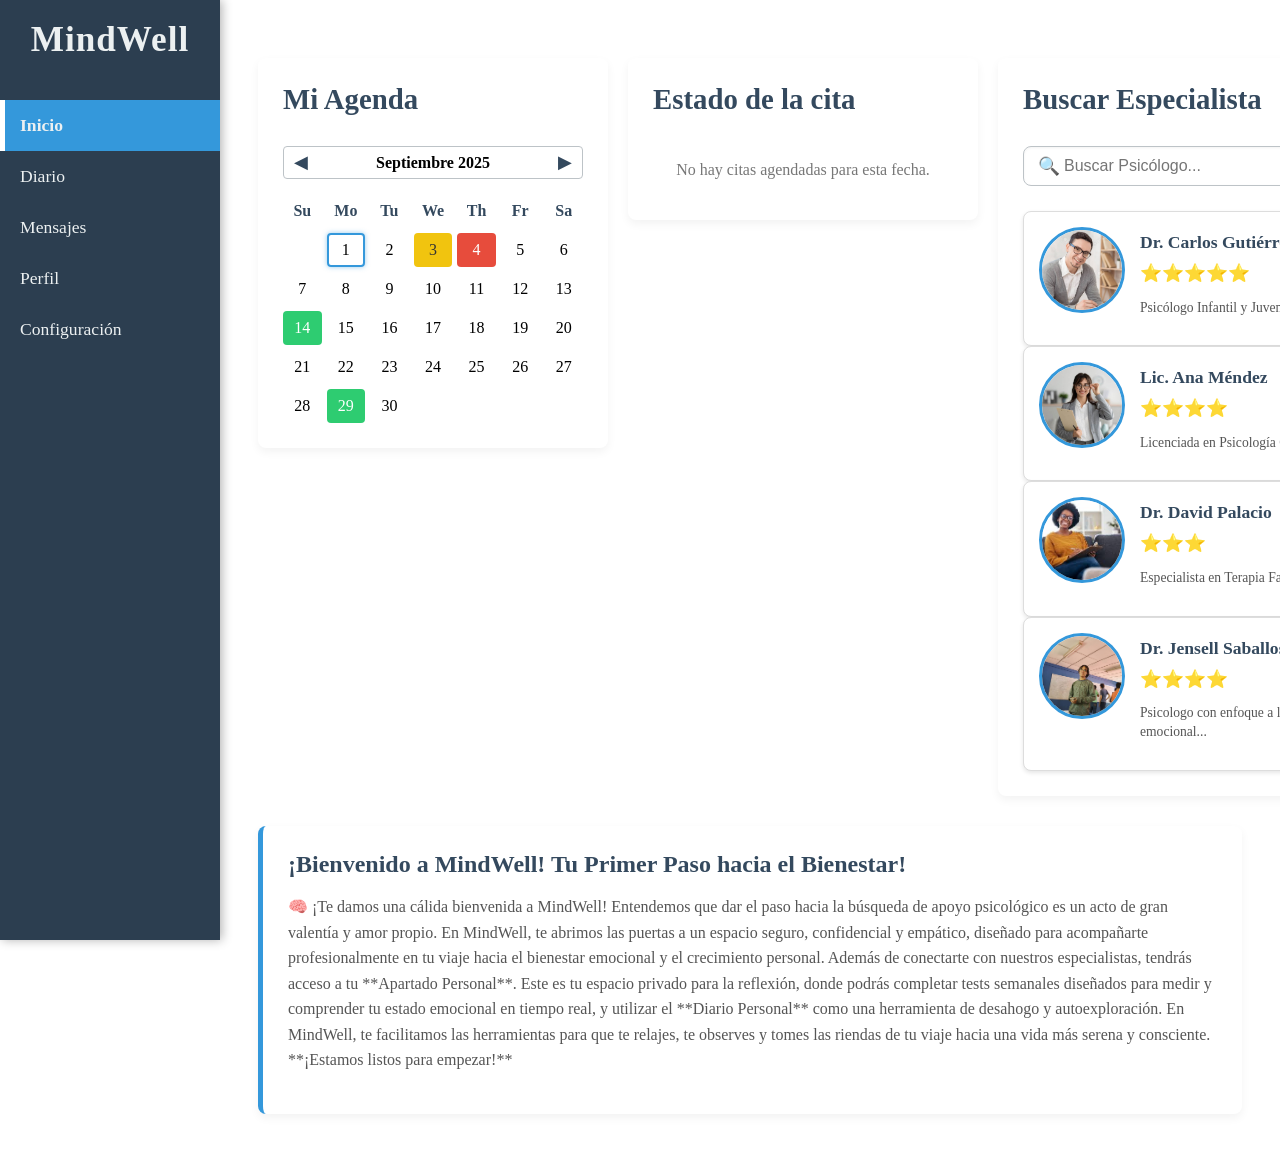
<file: index.html>
<!DOCTYPE html>
<html lang="es">
<head>
    <meta charset="UTF-8">
    <meta name="viewport" content="width=device-width, initial-scale=1.0">
    <title>MindWell - Agenda y Psicólogos</title>
    <link rel="stylesheet" href="style/inicio.css">       
</head>
<body>

    <nav class="sidebar">
        <div class="logo">MindWell</div>
        <ul class="nav-links">
            <li><a class="active" href="Inicio.html">Inicio</a></li>
            <li><a href="Diario.html">Diario</a></li>
            <li><a href="chats.html">Mensajes</a></li>
            <li><a href="Perfil.html">Perfil</a></li>
            <li><a href="Configuracion.html">Configuración</a></li>
        </ul>
    </nav>

    <main class="main-content">
        
        <div class="three-column-layout">
            
            <section class="col-calendar">
                <h2>Mi Agenda</h2>
                <div class="calendar-nav">
                    <button id="prev-month-btn">&#9664;</button> 
                    <span id="current-month-year">Septiembre 2025</span> 
                    <button id="next-month-btn">&#9654;</button> 
                </div>
                
                <div class="calendar-grid" id="calendar-days-grid">
                    <div class="day-name">Su</div>
                    <div class="day-name">Mo</div>
                    <div class="day-name">Tu</div>
                    <div class="day-name">We</div>
                    <div class="day-name">Th</div>
                    <div class="day-name">Fr</div>
                    <div class="day-name">Sa</div>
                </div> 
            </section> 
            
            <section class="col-status">
                <h2>Estado de la cita</h2>
                <div class="appointment-list" id="appointment-list-container"> 
                    <p style="text-align: center; color: #777; margin-top: 15px;">Selecciona un día en el calendario.</p>
                </div>
            </section>

            <section class="col-psychologists">
                <h2>Buscar Especialista</h2>
                
                <div class="search-psychologist">
                    <input type="text" id="search-input" placeholder="Buscar Psicólogo..." title="Buscar Psicólogo">
                </div>

                <div id="psychologist-list">
                    <p style="text-align: center; color: #777; margin-top: 15px;">Cargando psicólogos...</p>
                </div>
                
            </section>
        </div>
        
        <section class="info-panel">
            <h3>¡Bienvenido a MindWell! Tu Primer Paso hacia el Bienestar!</h3>
            <p class="highlight">
                🧠 ¡Te damos una cálida bienvenida a MindWell! Entendemos que dar el paso hacia la búsqueda de apoyo psicológico es un acto de gran valentía y amor propio. 
                En MindWell, te abrimos las puertas a un espacio seguro, confidencial y empático, diseñado para acompañarte profesionalmente en tu viaje hacia el bienestar emocional y el crecimiento personal.
                Además de conectarte con nuestros especialistas, tendrás acceso a tu **Apartado Personal**. Este es tu espacio privado para la reflexión, donde podrás completar tests semanales diseñados para medir y comprender tu estado emocional en tiempo real, y utilizar el **Diario Personal** como una herramienta de desahogo y autoexploración.
                En MindWell, te facilitamos las herramientas para que te relajes, te observes y tomes las riendas de tu viaje hacia una vida más serena y consciente. **¡Estamos listos para empezar!** </p>
        </section>

    </main>
    
    <script src="javascript/calendar.js"></script> 
    <script src="javascript/chats_psicologos.js"></script> 

</body>
</html>
</file>
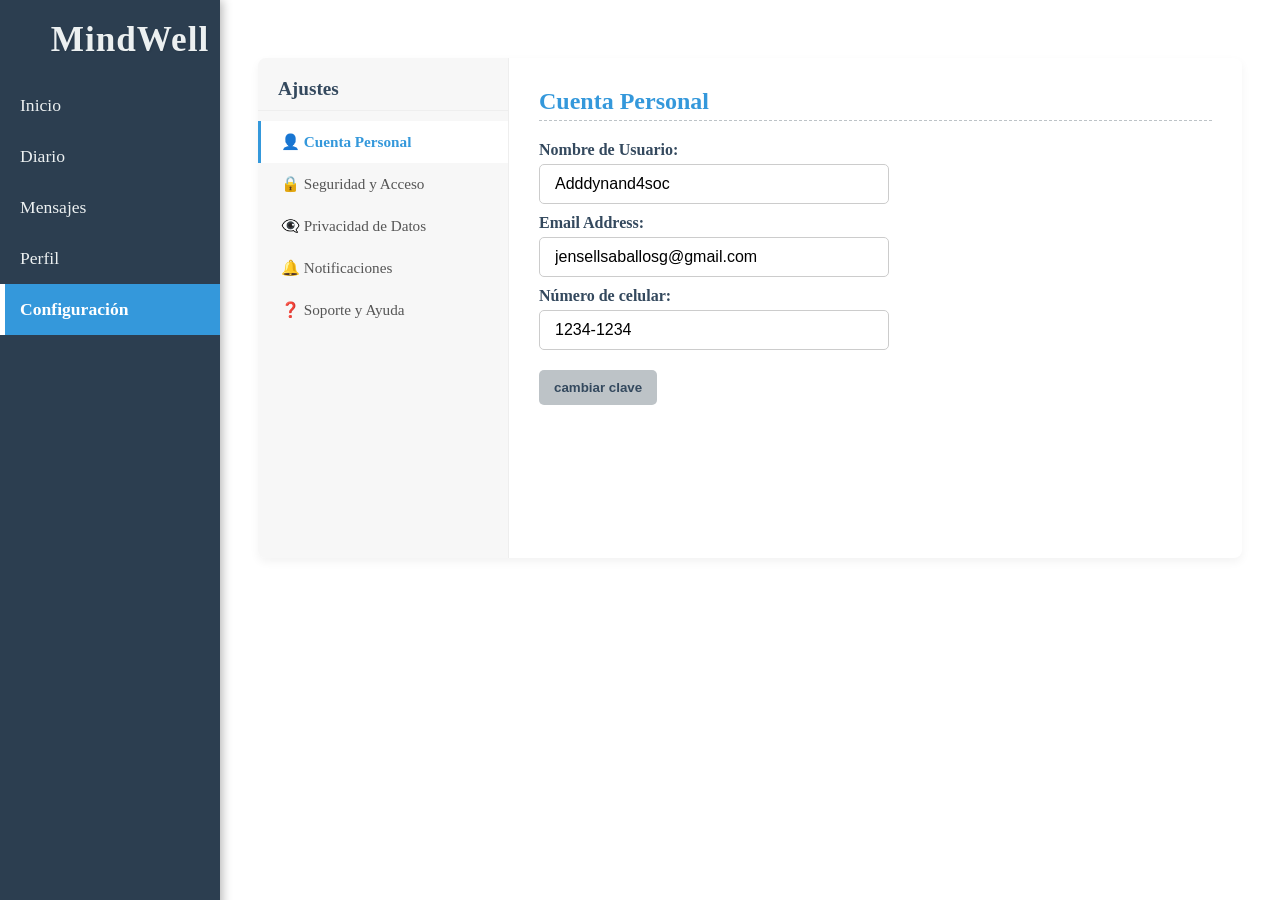
<file: Configuracion.html>
<!DOCTYPE html>
<html lang="es">
<head>
    <meta charset="UTF-8">
    <meta name="viewport" content="width=device-width, initial-scale=1.0">
    <title>MindWell - Configuración de Cuenta</title>
    <link rel="stylesheet" href="style/configuracion.css">
</head>
<body>
    
    <div class="sidebar">
        <nav class="navbar">
            <div class="logo">MindWell</div>
            <ul class="nav-links">
                <li><a href="Inicio.html">Inicio</a></li>
                <li><a href="Diario.html">Diario</a></li>
                <li><a href="chats.html">Mensajes</a></li>
                <li><a href="Perfil.html">Perfil</a></li>
                <li><a class="active" href="Configuracion.html">Configuración</a></li>
            </ul>
        </nav>
    </div>

    <div class="main">
        <section class="settings">
            <h2>Configuración</h2> 
            
            <div class="config-wrapper">
                
                <div class="config-sidebar">
                    <h3>Ajustes</h3>
                    <a href="#" class="config-option active" data-view="cuenta">👤 Cuenta Personal</a>
                    <a href="#" class="config-option" data-view="seguridad">🔒 Seguridad y Acceso</a>
                    <a href="#" class="config-option" data-view="privacidad">👁️‍🗨️ Privacidad de Datos</a>
                    <a href="#" class="config-option" data-view="notificaciones">🔔 Notificaciones</a>
               
                    <a href="#" class="config-option" data-view="soporte">❓ Soporte y Ayuda</a>
                </div>

                <div class="config-content">
                    
                    <div id="view-cuenta" class="config-view active">
                        <h3>Cuenta Personal</h3>
                        <form>
                            <label for="username">Nombre de Usuario:</label>
                            <input type="text" id="username" name="username" value="Adddynand4soc" required>

                            <label for="email">Email Address:</label>
                            <input type="email" id="email" name="email" value="jensellsaballosg@gmail.com" required>

                            <label for="phone">Número de celular:</label>
                            <input type="tel" id="phone" name="phone" value="1234-1234">

                            <div class="button-group">
                                <button type="button">cambiar clave</button>
                            </div>
                        </form>
                    </div>

                    <div id="view-seguridad" class="config-view">
                        <h3>Seguridad y Acceso</h3>
                        <p>Gestiona tu contraseña, verificación en dos pasos y dispositivos conectados.</p>
                        <button type="button">Cambiar Contraseña</button>
                    </div>

                    <div id="view-privacidad" class="config-view">
                        <h3>Privacidad de Datos</h3>
                        <p>Controla cómo se usan tus datos en MindWell y revisa nuestros Términos de Servicio. Tus entradas de diario son siempre privadas.</p>
                        <label><input type="checkbox"> Permitir análisis anónimos para mejorar la app.</label>
                    </div>
                    
                    <div id="view-notificaciones" class="config-view">
                        <h3>Notificaciones</h3>
                        <p>Elige qué tipo de alertas quieres recibir sobre citas, recordatorios del diario y resultados de tests.</p>
                        <label><input type="checkbox" checked> Recordatorios de citas.</label>
                        <label><input type="checkbox"> Novedades de MindWell.</label>
                    </div>


                    <div id="view-soporte" class="config-view">
                        <h3>Soporte y Ayuda</h3>
                        <p>Encuentra respuestas a preguntas frecuentes o contáctanos directamente para soporte técnico o psicológico.</p>
                        <button type="button">Ver Preguntas Frecuentes</button>
                        <button type="button">Enviar Mensaje a Soporte</button>
                    </div>

                </div>
            </div>
        </section>
    </div>

    <script>
        document.addEventListener('DOMContentLoaded', () => {
            const sidebarLinks = document.querySelectorAll('.config-option');
            const configViews = document.querySelectorAll('.config-view');

            sidebarLinks.forEach(link => {
                link.addEventListener('click', (e) => {
                    e.preventDefault(); // Evita que el enlace recargue la página

                    // 1. Quitar 'active' de todos los enlaces y vistas
                    sidebarLinks.forEach(l => l.classList.remove('active'));
                    configViews.forEach(v => v.classList.remove('active'));

                    // 2. Añadir 'active' al enlace clickeado
                    e.currentTarget.classList.add('active');

                    // 3. Mostrar la vista correspondiente
                    const viewId = e.currentTarget.getAttribute('data-view');
                    document.getElementById('view-' + viewId).classList.add('active');
                });
            });
        });
    </script>
</body>
</html>
</file>
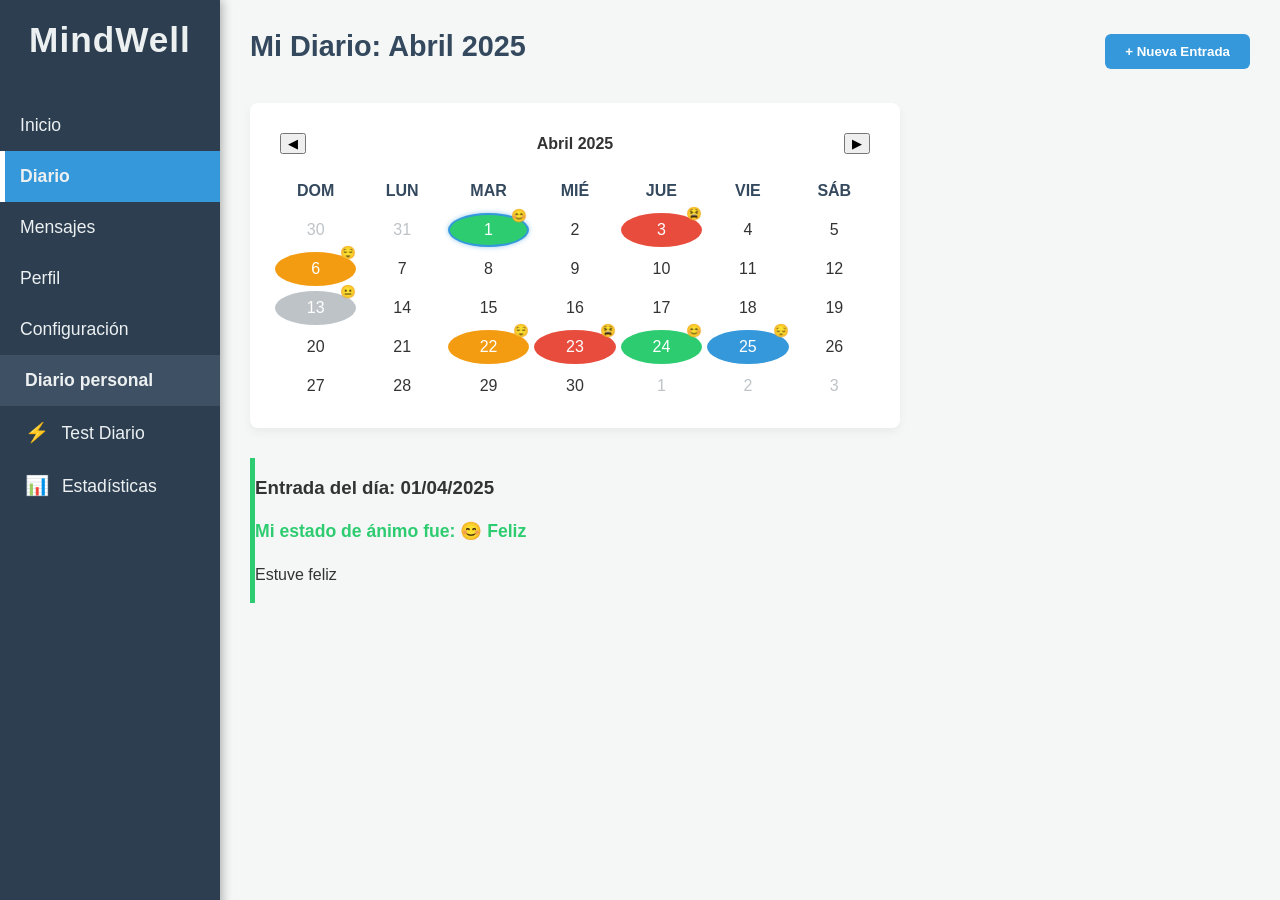
<file: Diario.html>
<!DOCTYPE html>
<html lang="es">
<head>
    <meta charset="UTF-8">
    <meta name="viewport" content="width=device-width, initial-scale=1.0">
    <title>MindWell - Mi Diario Personal</title>
    <link rel="stylesheet" href="style/diario.css">
</head>
<body>

    <nav class="sidebar">
        <div class="logo">MindWell</div>
        <ul class="nav-links">
            <li><a href="Inicio.html">Inicio</a></li>
            <li class="parent-active"><a href="Diario.html">Diario</a></li>
            <li><a href="chats.html">Mensajes</a></li>
            <li><a href="Perfil.html">Perfil</a></li>
            <li><a href="Configuracion.html">Configuración</a></li>
            
            <li class="sub-section-link"><a href="Diario.html" class="active-sub">Diario personal</a></li>
            <li class="sub-section-link"><a href="Registro.html"><span class="icon">⚡</span> Test Diario</a></li>
            <li class="sub-section-link"><a href="Estadistica.html"><span class="icon">📊</span> Estadísticas</a></li>
        </ul>
    </nav>

    <main class="main-content">
        
        <div style="display: flex; justify-content: space-between; align-items: center;">
            <h2 style="margin: 0; border-bottom: none;">Mi Diario: <span id="current-month-year-title">Abril 2025</span></h2>
            <button id="new-entry-btn" style="padding: 10px 20px; background-color: var(--color-light-blue); color: white; border: none; border-radius: 6px; cursor: pointer; font-weight: 600;">+ Nueva Entrada</button>
        </div>

        <section class="diary-calendar-section">
            <div class="calendar-nav">
                <button id="prev-month-btn">&#9664;</button> 
                <span id="current-month-year">Abril 2025</span> 
                <button id="next-month-btn">&#9654;</button> 
            </div>
            
            <div class="calendar-grid" id="calendar-days-grid">
                </div> 
        </section>

        <section class="entry-view-panel" id="entry-view-panel">
            <h3>Entrada del día: <span id="entry-display-date">Selecciona una fecha</span></h3>
            <p id="entry-display-text" style="color: #555; line-height: 1.6;">Selecciona un día en el calendario para ver tu entrada o usa "Nueva Entrada" para comenzar.</p>
        </section>

        <div id="entry-modal" class="modal">
            <div class="modal-content">
                <h3>Nueva Entrada de Diario: <span id="modal-date"></span></h3>
                
                <textarea id="diary-entry-text" placeholder="¿Cómo estuvo tu día? Escribe tu reflexión aquí..." style="width: 100%; height: 150px; padding: 10px; border: 1px solid #ccc; border-radius: 4px; margin-bottom: 15px; resize: none;"></textarea>
                
                <div id="emotion-selection" style="margin-bottom: 20px;">
                    </div>
                
                <div style="text-align: right;">
                    <button id="cancel-entry-btn" style="padding: 10px 15px; background: #ccc; border: none; border-radius: 4px; margin-right: 10px; cursor: pointer;">Cancelar</button>
                    <button id="save-entry-btn" style="padding: 10px 15px; background: var(--color-light-blue); color: white; border: none; border-radius: 4px; cursor: pointer;" disabled>Guardar Entrada</button>
                </div>
            </div>
        </div>
    </main>
    
    <script src="javascript/diario.js"></script> 
</body>
</html>
</file>
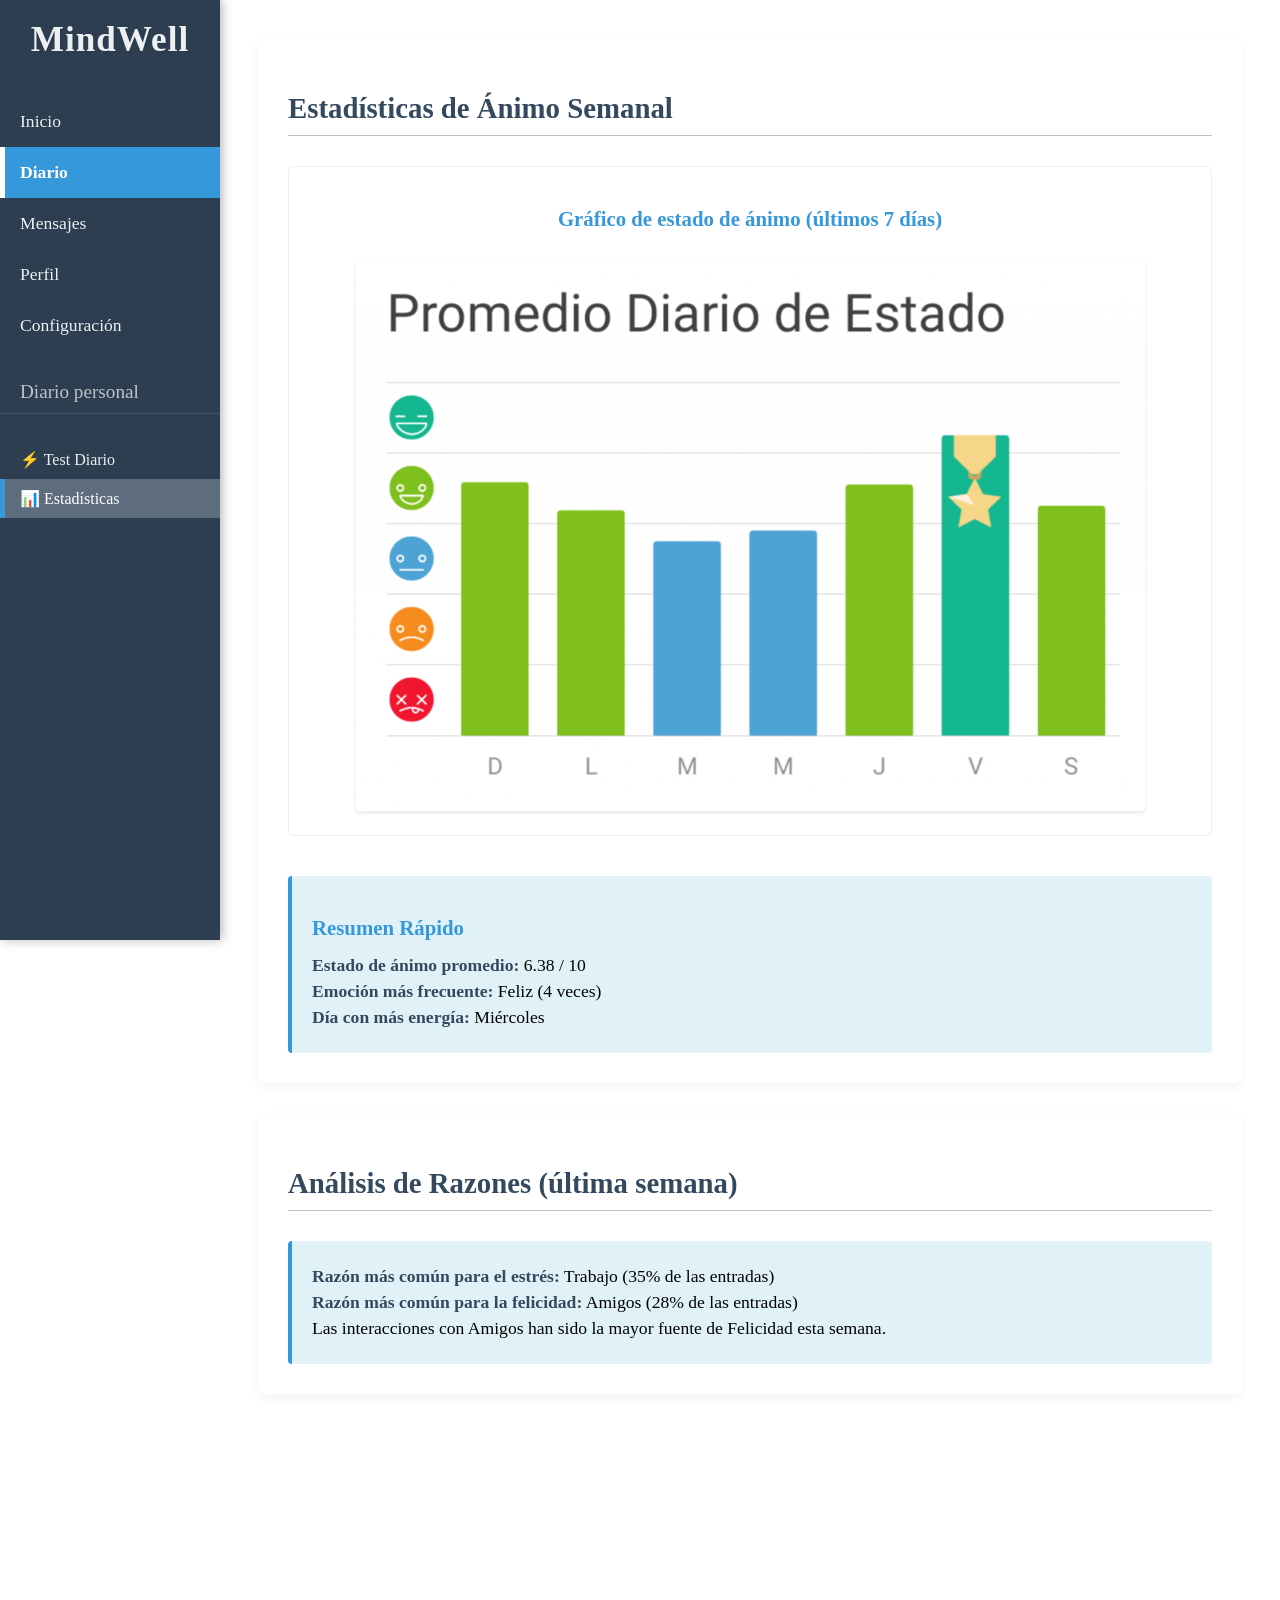
<file: Estadistica.html>
<!DOCTYPE html>
<html lang="es">
<head>
    <meta charset="UTF-8">
    <meta name="viewport" content="width=device-width, initial-scale=1.0">
    <title>MindWell - Estadísticas Semanales</title>
    <link rel="stylesheet" href="style/estadistica.css">
</head>
<body>
    
    <div class="sidebar">
        <div class="logo">MindWell</div>

        <ul class="nav-links">
            <li><a href="Inicio.html">Inicio</a></li>
            <li><a class="active" href="Diario.html">Diario</a></li> <li><a href="chats.html">Mensajes</a></li>
            <li><a href="Perfil.html">Perfil</a></li>
            <li><a href="Configuracion.html">Configuración</a></li>
        </ul>
        
        <h2>Diario personal</h2>
        <ul class="secondary-links">
           
            <a href="Registro.html"> <li>⚡ Test Diario</li></a>
            <a class="active" href="Estadistica.html"><li>📊 Estadísticas</li></a>
        </ul>
    </div>

    <div class="main">
        <section class="estadisticas">
            <h2>Estadísticas de Ánimo Semanal</h2>

            <div class="grafico">
                <h3>Gráfico de estado de ánimo (últimos 7 días)</h3>
                <img src="imagenes/grafico.png" alt="Gráfico de estado de ánimo semanal">
            </div>

            <div class="resumen">
                <h3>Resumen Rápido</h3>
                <p><strong>Estado de ánimo promedio:</strong> 6.38 / 10</p>
                <p><strong>Emoción más frecuente:</strong> Feliz (4 veces)</p>
                <p><strong>Día con más energía:</strong> Miércoles</p>
            </div>
        </section>
        
        <section class="estadisticas">
            <h2>Análisis de Razones (última semana)</h2>
            <div class="resumen">
                <p><strong>Razón más común para el estrés:</strong> Trabajo (35% de las entradas)</p>
                <p><strong>Razón más común para la felicidad:</strong> Amigos (28% de las entradas)</p>
                <p>Las interacciones con Amigos han sido la mayor fuente de Felicidad esta semana.</p>
            </div>
        </section>
        <div class="filler-content">
            
        </div>
    </div>
</body>
</html>
</file>
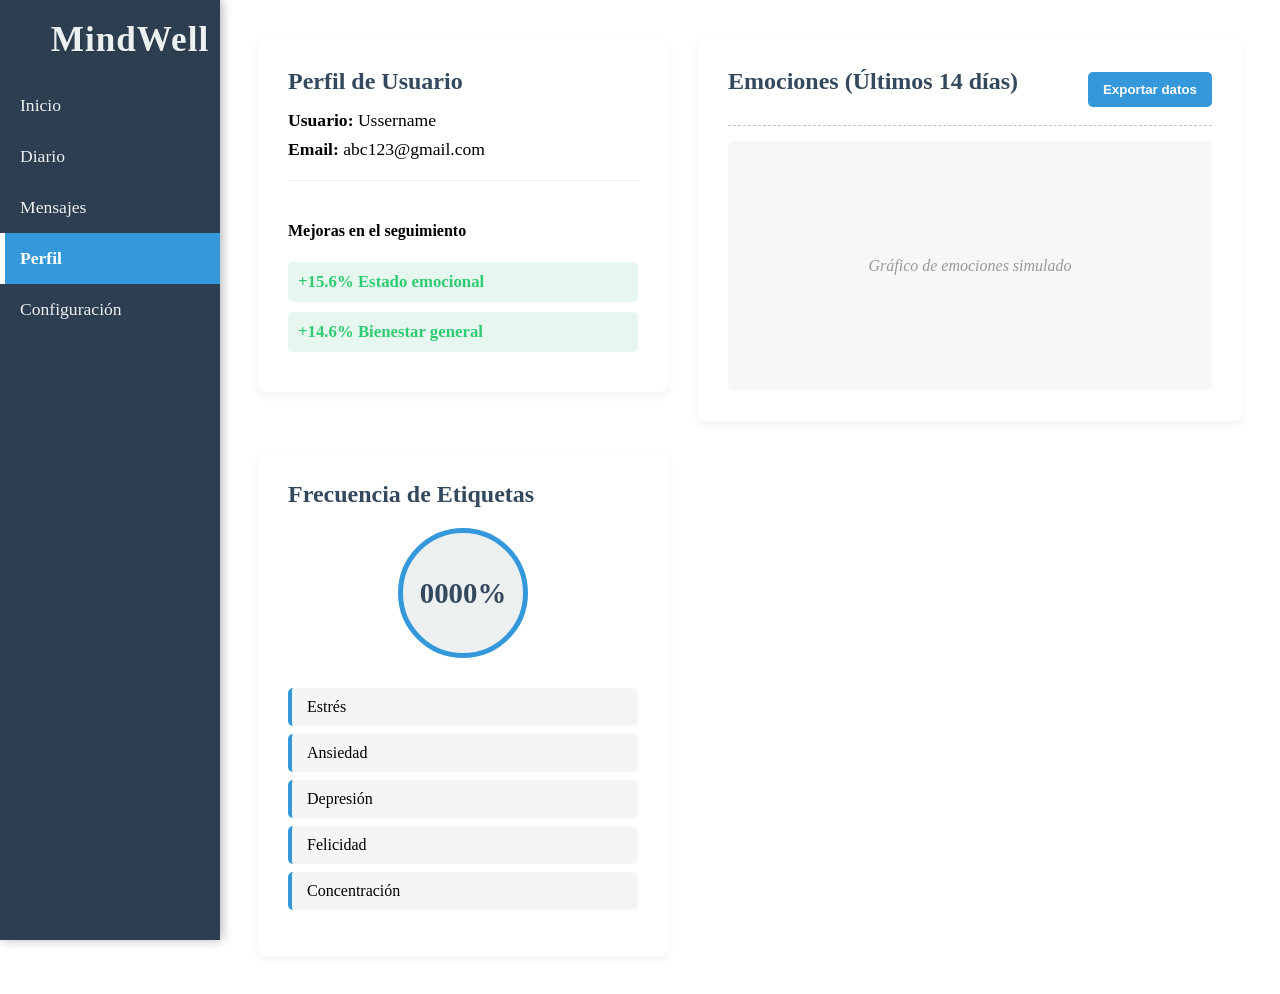
<file: Perfil.html>
<!DOCTYPE html>
<html lang="es">
<head>
    <meta charset="UTF-8">
    <meta name="viewport" content="width=device-width, initial-scale=1.0">
    <title>MindWell - Perfil</title>
    <link rel="stylesheet" href="style/perfil.css">
</head>
<body>
    
    <div class="sidebar">
        <nav class="navbar">
            <div class="logo">MindWell</div>
            <ul class="nav-links">
                <li><a href="Inicio.html">Inicio</a></li>
                <li><a href="Diario.html">Diario</a></li>
                <li><a href="chats.html">Mensajes</a></li>
                <li><a class="active" href="Perfil.html">Perfil</a></li> <li><a href="Configuracion.html">Configuración</a></li>
            </ul>
        </nav>
    </div>

    <div class="main">
        
        <section class="profile">
            <h3>Perfil de Usuario</h3>
            <p><strong>Usuario:</strong> Ussername</p>
            <p><strong>Email:</strong> abc123@gmail.com</p>
            
            <div class="stats">
                <h4>Mejoras en el seguimiento</h4>
                <div>+15.6% Estado emocional</div>
                <div>+14.6% Bienestar general</div>
            </div>
        </section>

        <section class="chart-section">
            <header>
                <h3>Emociones (Últimos 14 días)</h3>
                <button class="export-button">Exportar datos</button>
            </header>
            <div class="chart">
                <p>Gráfico de emociones simulado</p>
            </div>
        </section>

        <section class="frequency">
            <h3>Frecuencia de Etiquetas</h3>
            <div class="circle">0000%</div>
            <ul>
                <li>Estrés</li>
                <li>Ansiedad</li>
                <li>Depresión</li>
                <li>Felicidad</li>
                <li>Concentración</li>
            </ul>
        </section>
        
    </div>
</body>
</html>
</file>
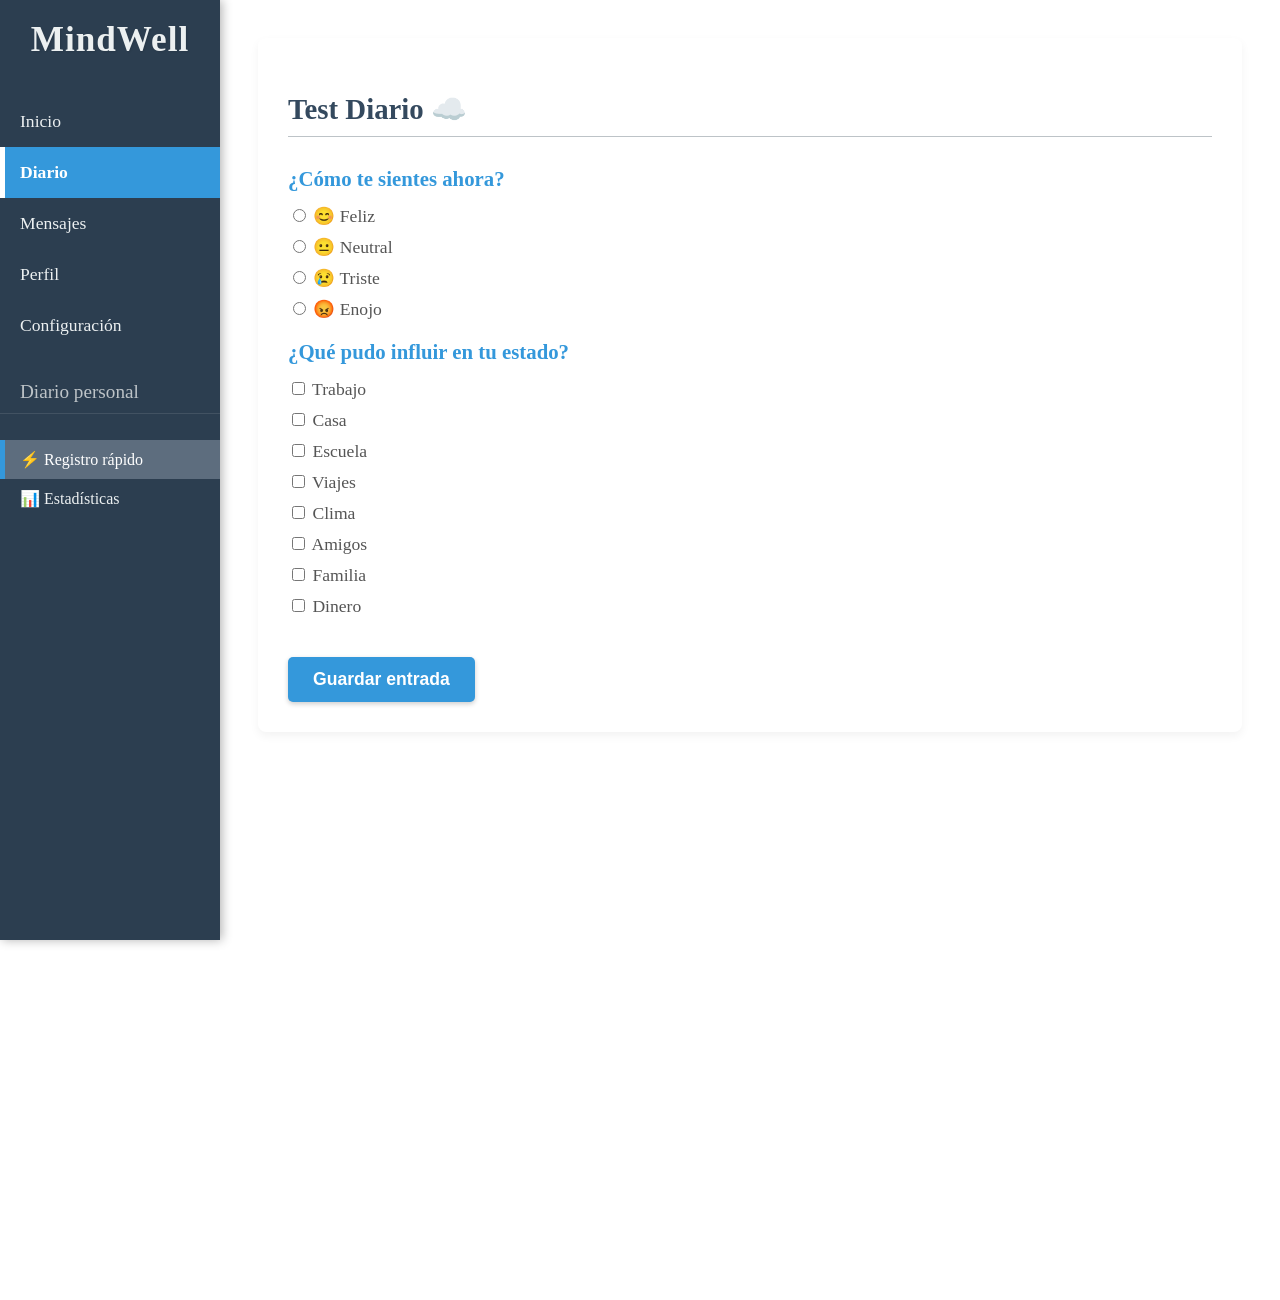
<file: Registro.html>
<!DOCTYPE html>
<html lang="es">
<head>
    <meta charset="UTF-8">
    <meta name="viewport" content="width=device-width, initial-scale=1.0">
    <title>MindWell - Registro rápido</title>
    <link rel="stylesheet" href="style/registro.css">
</head>
<body>
    
    <div class="sidebar">
        <div class="logo">MindWell</div>

        <ul class="nav-links">
            <li><a href="Inicio.html">Inicio</a></li>
            <li><a class="active" href="Diario.html">Diario</a></li> <li><a href="chats.html">Mensajes</a></li>
            <li><a href="Perfil.html">Perfil</a></li>
            <li><a href="Configuracion.html">Configuración</a></li>
        </ul>
        
        <h2>Diario personal</h2>
        <ul class="secondary-links">
            <a class="active" href="Registro.html"> <li>⚡ Registro rápido</li></a> <a href="Estadistica.html"><li>📊 Estadísticas</li></a>
        </ul>
    </div>

    <div class="main">
        <section class="quick-entry">
            <h2>Test Diario ☁️</h2>

            <form>
                <div class="mood-selection">
                    <h3>¿Cómo te sientes ahora?</h3>
                    <label>
                        <input type="radio" name="mood" value="feliz">
                        😊 Feliz
                    </label>
                    <label>
                        <input type="radio" name="mood" value="neutral">
                        😐 Neutral
                    </label>
                    <label>
                        <input type="radio" name="mood" value="triste">
                        😢 Triste
                    </label>
                    <label>
                        <input type="radio" name="mood" value="fatal">
                        😡 Enojo
                    </label>
                </div>

                <div class="reasons-selection">
                    <h3>¿Qué pudo influir en tu estado?</h3>
                    <label><input type="checkbox" name="reason" value="trabajo"> Trabajo</label>
                    <label><input type="checkbox" name="reason" value="casa"> Casa</label>
                    <label><input type="checkbox" name="reason" value="escuela"> Escuela</label>
                    <label><input type="checkbox" name="reason" value="viajes"> Viajes</label>
                    <label><input type="checkbox" name="reason" value="clima"> Clima</label>
                    <label><input type="checkbox" name="reason" value="amigos"> Amigos</label>
                    <label><input type="checkbox" name="reason" value="familia"> Familia</label>
                    <label><input type="checkbox" name="reason" value="dinero"> Dinero</label>
                </div>

                <button type="submit">Guardar entrada</button>
            </form>
        </section>
        
        <div style="height: 500px;"></div>
    </div>
</body>
</html>
</file>
<file: style/inicio.css>
.body {
    margin: 0;
    padding: 0;
    font-family: 'Segoe UI', Tahoma, Geneva, Verdana, sans-serif;
    background-color: #f4f7f6;
    color: #333;
}

/* variables de color*/
:root {
    --color-dark-blue: #2c3e50; 
    --color-light-blue: #3498db; 
    --color-text-light: #ecf0f1; 
    --color-text-dark: #34495e; 
    --color-border-light: #bdc3c7; 
    --color-hover: #34495e; 
    
    /* Colores de estado de citas de la imagen */
    --color-completed: #2ecc71;  /* Verde */
    --color-pending: #f1c40f; 	/* Amarillo */
    --color-canceled: #e74c3c; 	/* Rojo */
    --color-day-highlight: #2ecc71; /* Verde para el día actual/seleccionado */
    --color-day-highlight-alt: #f39c12; /* Naranja/Amarillo para otro día */
}


/* Estilos de la barra lateral fija*/
.sidebar {
    position: fixed;
    top: 0;
    left: 0;
    height: 100vh;
    width: 220px; 
    background-color: var(--color-dark-blue);
    color: var(--color-text-light);
    padding: 20px 0;
    box-shadow: 2px 0 10px rgba(0, 0, 0, 0.3);
    z-index: 100;
    display: flex; 
    flex-direction: column;
    align-items: center;
}

.sidebar .logo {
    font-size: 2.2em;
    font-weight: 700;
    margin-bottom: 40px;
    padding: 0 20px;
    color: var(--color-text-light);
    letter-spacing: 1px;
    width: 100%;
    text-align: center;
}

.sidebar .nav-links { list-style: none; padding: 0; margin: 0; width: 100%; }
.sidebar .nav-links a {
    display: block;
    padding: 15px 20px;
    color: var(--color-text-light);
    text-decoration: none;
    transition: background-color 0.3s;
    font-size: 1.1em;
}

.sidebar .nav-links a:hover { background-color: var(--color-hover); }

.sidebar .nav-links a.active {
    background-color: var(--color-light-blue);
    font-weight: 600;
    border-left: 5px solid white;
    padding-left: 15px;
}


/* contenido principal*/
.main-content {
    margin-left: 220px; /* Desplaza el contenido al lado de la barra lateral */
    padding: 30px;
    display: flex;
    flex-direction: column; 
    gap: 30px; 
}

/* Estilos de título */
.main-content h2 {
    color: var(--color-text-dark);
    font-size: 1.8em; /* Ajustado para mejor jerarquía */
    margin: 0 0 20px 0;
    padding-bottom: 10px;
    border-bottom: 1px solid var(--color-border-light);
}

.main-content h3 {
    color: var(--color-text-dark);
    font-size: 1.5em;
    margin-top: 0;
    margin-bottom: 15px;
}


.main-content section {
    background-color: white;
    padding: 25px;
    border-radius: 8px;
    box-shadow: 0 4px 10px rgba(0, 0, 0, 0.05);
}

/* nuevo contenedor de 3 columnas */
.three-column-layout {
    display: flex;
    gap: 20px; /* Espacio entre las 3 columnas */
    width: 100%;
    max-width: 1300px; 
    margin-top: 20px;
}

/* Estilos para las nuevas secciones */
.col-calendar, .col-status, .col-psychologists {
    background-color: white;
    padding: 20px;
    border-radius: 8px;
    box-shadow: 0 4px 10px rgba(0, 0, 0, 0.05);
    height: fit-content;
}

.col-calendar { width: 300px; flex-shrink: 0; }
.col-status { width: 300px; flex-shrink: 0; }
.col-psychologists { flex-grow: 1; min-width: 450px; } 

/* Títulos de columna */
.three-column-layout h2 {
    color: var(--color-text-dark);
    font-size: 1.8em;
    margin: 0 0 20px 0;
    padding-bottom: 10px;
    border-bottom: none; 
}

/* calendario */
.calendar-nav {
    display: flex;
    justify-content: space-between;
    align-items: center;
    margin-bottom: 15px;
    font-weight: 600;
    border: 1px solid var(--color-border-light);
    border-radius: 4px;
    padding: 5px;
}

.calendar-nav button {
    background: none;
    border: none;
    cursor: pointer;
    font-size: 1.1em;
    color: var(--color-text-dark);
    padding: 0 5px;
}

.calendar-grid {
    display: grid;
    grid-template-columns: repeat(7, 1fr);
    gap: 5px;
    text-align: center;
}

.calendar-grid div {
    padding: 8px 5px;
    border-radius: 4px;
    font-weight: 500;
    cursor: pointer;
    transition: background-color 0.2s;
}

.calendar-grid .day-number:hover {
    background-color: #eee;
}

/* Estilo para el día seleccionado */
.calendar-grid .day-number.selected-day { 
    border: 2px solid var(--color-light-blue); /* Resalta con un borde azul */
    box-shadow: 0 0 5px rgba(52, 152, 219, 0.5); 
    padding: 6px 3px; /* Compensar por el borde */
}


.calendar-grid .day-name { font-weight: bold; color: var(--color-text-dark); cursor: default; }

/* Colores de las citas en el calendario */
.calendar-grid .day-number.red { background-color: var(--color-canceled); color: white; }
.calendar-grid .day-number.green { background-color: var(--color-completed); color: white; }
.calendar-grid .day-number.yellow { background-color: var(--color-pending); color: #333; }

/* Asegurar que el texto sea legible en los días coloreados */
.calendar-grid .day-number.red, .calendar-grid .day-number.green { color: white; }


/* Estado de Citas */
.appointment-list { display: flex; flex-direction: column; gap: 15px; }

.appointment-item {
    display: flex;
    align-items: center;
    border: 1px solid var(--color-border-light);
    border-radius: 6px;
    padding: 10px;
    background-color: #fff;
    position: relative;
    box-shadow: 0 1px 3px rgba(0, 0, 0, 0.05);
}

/* Colores de las líneas laterales */
.status-completed { border-left: 5px solid var(--color-completed); }
.status-pending { border-left: 5px solid var(--color-pending); }
.status-canceled { border-left: 5px solid var(--color-canceled); }

.appointment-info { padding-left: 15px; flex-grow: 1; }

.appointment-info .time { font-weight: 600; font-size: 1.0em; color: var(--color-text-dark); display: block; }
.appointment-info .doctor { font-size: 0.9em; color: #666; }

.appointment-item select {
    padding: 5px;
    border: 1px solid var(--color-border-light);
    border-radius: 4px;
    font-size: 0.9em;
    margin-left: 10px;
    cursor: pointer;
}

/* Estilo de los psicologo */
.search-psychologist { position: relative; margin-bottom: 25px; }

.search-psychologist input {
    padding: 10px 15px; 
    width: calc(100% - 30px); /* Ajusta el ancho para el padding */
    border: 1px solid var(--color-border-light);
    border-radius: 8px;
    font-size: 1em;
    text-indent: 25px; /* Crea espacio a la izquierda para el ícono/texto */
    box-shadow: inset 0 1px 3px rgba(0, 0, 0, 0.05);
    transition: border-color 0.2s;
}

.search-psychologist input:focus {
    border-color: var(--color-light-blue);
    outline: none;
}


/* Modificación para mostrar el placeholder como un ícono */
.search-psychologist::before {
    content: "🔍"; /* Ícono */
    position: absolute;
    left: 15px;
    top: 50%;
    transform: translateY(-50%);
    color: #888;
    font-size: 1.1em;
    pointer-events: none; 
    z-index: 10;
}

/* --- ESTILOS DE LA LISTA DE PSICÓLOGOS (NUEVOS/ACTUALIZADOS) --- */

.psychologist-list {
    display: flex; 
    flex-direction: column;
    gap: 15px; /* Espacio entre tarjetas */
}

.psychologist-card {
    display: flex;
    align-items: flex-start;
    padding: 15px; 
    margin-bottom: 0; 
    border: 1px solid #ddd;
    border-radius: 8px;
    background-color: #fff;
    box-shadow: 0 2px 4px rgba(0, 0, 0, 0.1);
    cursor: default; /* Solo los botones son clickeables */
    transition: box-shadow 0.2s;
}

.psychologist-card:hover {
    box-shadow: 0 4px 8px rgba(0, 0, 0, 0.15); /* Sombra más fuerte al pasar el ratón */
    background-color: #fcfcfc;
}

.psychologist-card img {
    width: 80px; /* Más grande para destacar */
    height: 80px; /* Más grande para destacar */
    border-radius: 50%;
    object-fit: cover;
    margin-right: 15px;
    flex-shrink: 0; 
    border: 3px solid var(--color-light-blue); /* Borde de color para destacar */
}

.psychologist-details { flex-grow: 1; }

.psychologist-details h4 {
    /* REGLAS CLAVE: Alinean el nombre a la izquierda y los botones a la derecha */
    display: flex;
    justify-content: space-between; 
    align-items: center;
    font-size: 1.1em;
    color: var(--color-text-dark);
    margin: 0 0 5px 0;
}

.action-buttons {
    display: flex;
    /* Al solo haber un botón, el 'gap' no es relevante, pero se mantiene la clase de flexibilidad */
    gap: 8px; 
    justify-content: flex-end; /* Asegura que el botón 'Chatear' se alinee a la derecha */
}

.action-buttons button {
    padding: 7px 12px;
    border: none;
    border-radius: 5px;
    cursor: pointer;
    font-size: 0.85em;
    font-weight: bold;
    transition: background-color 0.2s, transform 0.1s;
    white-space: nowrap; 
}

/* Estilo para el botón Chatear (Acción principal) */
.action-buttons .chat-btn {
    background-color: #2ecc71; /* Verde más amigable */
    color: white;
}

.action-buttons .chat-btn:hover {
    background-color: #27ae60;
    transform: translateY(-1px);
}

/* *** SE ELIMINÓ EL ESTILO ESPECÍFICO DE '.profile-btn' ***
    El botón de chatear toma el 100% del espacio disponible en 'action-buttons'
*/

/* Otros detalles de la tarjeta */
.rating {
    color: var(--color-pending); 
    font-size: 1.1em;
    margin-bottom: 5px;
    display: block;
}

.description {
    font-size: 0.85em;
    color: #555;
    line-height: 1.4;
}

/* FIN DE ESTILOS DE PSICÓLOGOS */
/* ----------------------------------------------------------------- */

/* Estilos para las secciones que no van en las 3 columnas */
.info-panel {
    padding: 25px;
    border-left: 5px solid var(--color-light-blue);
}
.highlight {
    color: #555;
    line-height: 1.6;
}
</file>
<file: style/configuracion.css>
.body {
            margin: 0;
            padding: 0;
            font-family: 'Segoe UI', Tahoma, Geneva, Verdana, sans-serif;
            background-color: #f4f7f6; /* Un gris muy claro para el fondo general */
            color: #333; /* Color de texto base */
        }

        /* Variables de color */
        :root {
            --color-dark-blue: #2c3e50; /* Fondo principal de la barra lateral/superior */
            --color-light-blue: #3498db; /* Azul de botón/destacado */
            --color-text-light: #ecf0f1; /* Gris muy claro para texto sobre fondo oscuro */
            --color-text-dark: #34495e; /* Gris oscuro para títulos */
            --color-border-light: #bdc3c7; /* Borde gris claro */
            --color-hover: #34495e; /* Fondo para hover en enlaces */
        }


        /* Estilos de la barra lateral principal (Sin cambios) */
        .sidebar {
            position: fixed;
            top: 0;
            left: 0;
            height: 100vh;
            width: 220px;
            
            /* Estilos visuales*/
            background-color: var(--color-dark-blue);
            color: var(--color-text-light);
            padding: 20px 0;
            box-shadow: 2px 0 10px rgba(0, 0, 0, 0.3);
            z-index: 100;
            display: flex; 
            flex-direction: column;
            align-items: center;
        }

        .sidebar .logo {
            font-size: 2.2em;
            font-weight: 700;
            margin-bottom: 20px;
            padding: 0 20px;
            color: var(--color-text-light);
            letter-spacing: 1px;
            text-shadow: 1px 1px 2px rgba(0, 0, 0, 0.1);
            width: 100%;
            text-align: center;
        }

        /* Contenedor de la navegación principal */
        .sidebar .nav-links {
            list-style: none;
            padding: 0;
            margin-bottom: 30px;
            width: 100%;
        }

        /* Enlaces de navegación */
        .sidebar .nav-links a {
            display: block;
            padding: 15px 20px;
            color: var(--color-text-light);
            text-decoration: none;
            transition: background-color 0.3s, color 0.3s;
            font-size: 1.1em;
        }

        /* Efecto al pasar el ratón */
        .sidebar .nav-links a:hover {
            background-color: var(--color-hover);
            color: white;
        }

        /* Estilo para el enlace activo */
        .sidebar .nav-links a.active {
            background-color: var(--color-light-blue);
            color: white;
            font-weight: 600;
            border-left: 5px solid white;
            padding-left: 15px;
        }
        
        .sidebar .navbar {
            width: 100%;
        }


        /* Estilos de contenido */
        .main {
            margin-left: 220px; /* Ajusta el margen al ancho de la barra lateral */
            padding: 30px;
            /* Eliminamos max-width y box-sizing aquí para aplicarlos al contenedor interno */
        }
        
        /* *************************************************** */
        /* ESTILOS NUEVOS PARA EL DISEÑO DE CONFIGURACIÓN */
        /* *************************************************** */

        .settings {
            background-color: white;
            padding: 0; /* Eliminamos el padding aquí y lo aplicamos dentro del wrapper */
            margin-top: 20px;
            border-radius: 8px;
            box-shadow: 0 4px 10px rgba(0, 0, 0, 0.05);
            max-width: 1000px; /* Ancho máximo para el panel de configuración */
        }
        
        .settings h2 {
            display: none; /* Ocultamos el título principal para que el subtítulo de la vista activa lo reemplace */
        }

        /* Contenedor Flexbox para la estructura de 2 columnas */
        .config-wrapper {
            display: flex; 
            min-height: 500px; /* Altura mínima para que el panel se vea bien */
            border-radius: 8px;
            overflow: hidden; /* Asegura que no se salga nada del borde */
        }

        /* COLUMNA IZQUIERDA: Sub-navegación de Configuración */
        .config-sidebar {
            flex: 0 0 250px; /* Ancho fijo */
            background-color: #f7f7f7; /* Fondo sutil para el sub-menú */
            padding: 20px 0;
            border-right: 1px solid #eee;
        }

        .config-sidebar h3 {
            padding: 0 20px 10px;
            font-size: 1.2em;
            color: var(--color-text-dark);
            border-bottom: 1px solid #eee;
            margin: 0 0 10px 0;
        }

        .config-option {
            display: block;
            padding: 12px 20px;
            text-decoration: none;
            color: #555;
            font-size: 0.95em;
            transition: background-color 0.2s;
            border-left: 3px solid transparent;
        }

        .config-option:hover {
            background-color: #e0e0e0;
            color: var(--color-text-dark);
        }

        .config-option.active {
            background-color: #fff; /* Fondo blanco para destacar la vista activa */
            color: var(--color-light-blue);
            font-weight: 600;
            border-left: 3px solid var(--color-light-blue); /* Barra de color para destacar */
        }

        /* COLUMNA DERECHA: Contenido de la Opción Seleccionada */
        .config-content {
            flex: 1; /* Ocupa el espacio restante */
            padding: 30px; /* Padding interno para el contenido de la vista */
        }

        /* Control de las vistas individuales */
        .config-view {
            display: none; /* Ocultar todas las vistas por defecto */
        }

        .config-view.active {
            display: block; /* Mostrar solo la vista activa */
        }

        /* Estilos para el contenido de la vista (mantenemos los estilos anteriores) */
        .config-view h3 {
             color: var(--color-light-blue);
             font-size: 1.5em;
             margin-top: 0;
             margin-bottom: 20px;
             padding-bottom: 5px;
             border-bottom: 1px dashed var(--color-border-light);
        }
        
        .config-view label {
            display: block;
            font-weight: 600;
            color: var(--color-text-dark);
            margin-bottom: 5px;
            margin-top: 10px;
        }

        .config-view input[type="text"],
        .config-view input[type="email"],
        .config-view input[type="tel"] {
            width: 350px; /* Ancho fijo para los campos */
            padding: 10px 15px;
            border: 1px solid #ccc;
            border-radius: 5px;
            font-size: 1em;
            box-sizing: border-box;
            transition: border-color 0.3s;
        }

        .config-view input:focus {
            border-color: var(--color-light-blue);
            outline: none;
        }
        
        /* Estilos de botones */
        .config-view button {
            padding: 10px 15px;
            border: none;
            border-radius: 5px;
            cursor: pointer;
            transition: background-color 0.3s;
            font-weight: 600;
            margin-right: 10px;
            margin-top: 20px;
        }

        /* Botón primario  */
        .config-view button:first-of-type {
            background-color: var(--color-light-blue);
            color: white;
        }

        .config-view button:first-of-type:hover {
            background-color: #2980b9;
        }

        /* Botón secundario */
        .config-view button:last-of-type {
            background-color: var(--color-border-light);
            color: var(--color-text-dark);
        }
        
        .config-view button:last-of-type:hover {
            background-color: #aeb5bb;
        }
</file>
<file: style/diario.css>
/* Variables de Color */
        :root {
            --color-dark-blue: #2c3e50; 
            --color-light-blue: #3498db; 
            --color-text-light: #ecf0f1; 
            --color-text-dark: #34495e; 
            --color-border-light: #bdc3c7; 
            --color-hover: #34495e; 
            --color-background: #f4f7f6;
        }

        body {
            margin: 0;
            padding: 0;
            font-family: 'Segoe UI', Tahoma, Geneva, Verdana, sans-serif;
            background-color: var(--color-background);
            color: #333;
        }

        /* Estilos de la barra lateral fija (SIN CAMBIOS) */
        .sidebar {
            position: fixed;
            top: 0;
            left: 0;
            height: 100vh;
            width: 220px; 
            background-color: var(--color-dark-blue);
            color: var(--color-text-light);
            padding: 20px 0;
            box-shadow: 2px 0 10px rgba(0, 0, 0, 0.3);
            z-index: 100;
        }

        .sidebar .logo { font-size: 2.2em; font-weight: 700; margin-bottom: 40px; padding: 0 20px; color: var(--color-text-light); letter-spacing: 1px; text-align: center; }
        .sidebar .nav-links { list-style: none; padding: 0; margin: 0; width: 100%; }
        
        /* Estilos generales para todos los enlaces del menú principal (SIN CAMBIOS) */
        .sidebar .nav-links > li > a { 
            display: block;
            padding: 15px 20px;
            color: var(--color-text-light);
            text-decoration: none;
            transition: background-color 0.3s;
            font-size: 1.1em;
            font-weight: 500;
        }
        .sidebar .nav-links > li > a:hover { background-color: var(--color-hover); }
        
        /* Estilo para el elemento de menú "Diario" (el padre activo) (SIN CAMBIOS) */
        .sidebar .nav-links > li.parent-active > a { 
            background-color: var(--color-light-blue);
            font-weight: 600;
            border-left: 5px solid white;
            padding-left: 15px;
        }

        /* Estilos para las sub-secciones que aparecen al final (SIN CAMBIOS) */
        .sidebar .nav-links .sub-section-link a {
            padding: 15px 20px 15px 25px; /* Ajuste el padding para alineación */
            font-size: 1.1em;
        }
        /* Estilo de la sub-sección activa ("Diario personal" en este caso) (SIN CAMBIOS) */
        .sidebar .nav-links .sub-section-link a.active-sub {
            background-color: #3e5063; 
            font-weight: 600;
        }

        /* Estilos para los íconos (SIN CAMBIOS) */
        .sidebar .nav-links .sub-section-link a span.icon {
            margin-right: 8px;
            font-size: 1.1em;
        }
        
        /* Contenido principal y Calendario (SIN CAMBIOS) */
        .main-content {
            margin-left: 220px; 
            padding: 30px;
            display: flex;
            flex-direction: column; 
            gap: 30px; 
        }

        .main-content h2 {
            color: var(--color-text-dark);
            font-size: 1.8em; 
            margin: 0 0 20px 0;
            padding-bottom: 10px;
            border-bottom: 1px solid var(--color-border-light);
        }
        
        /* Estilos de calendario (SIN CAMBIOS) */
        .diary-calendar-section {
            background-color: white;
            padding: 25px;
            border-radius: 8px;
            box-shadow: 0 4px 10px rgba(0, 0, 0, 0.05);
            max-width: 600px; 
        }

        .calendar-nav { display: flex; justify-content: space-between; align-items: center; margin-bottom: 15px; font-weight: 600; padding: 5px; }
        .calendar-grid { display: grid; grid-template-columns: repeat(7, 1fr); gap: 5px; text-align: center; }
        .calendar-grid .day-name { font-weight: bold; color: var(--color-text-dark); cursor: default; padding: 8px 0; }
        .calendar-grid .day-number { padding: 8px 5px; border-radius: 50%; font-weight: 500; cursor: pointer; position: relative; }
        .calendar-grid .day-number.selected-day { border: 2px solid var(--color-light-blue); box-shadow: 0 0 5px rgba(52, 152, 219, 0.5); padding: 6px 3px; }
        .calendar-grid .day-emoji { position: absolute; top: -5px; right: 0px; font-size: 0.8em; line-height: 1; }

        /* Estilos para la ventana modal (NUEVOS ESTILOS) */
        .modal {
            display: none; /* Oculto por defecto */
            position: fixed; /* Posición fija para cubrir la ventana */
            z-index: 1000; /* Asegura que esté por encima de todo */
            left: 0;
            top: 0;
            width: 100%;
            height: 100%;
            overflow: auto;
            background-color: rgba(0, 0, 0, 0.4); /* Fondo semi-transparente */
            justify-content: center; /* Centrar horizontalmente el contenido */
            align-items: center; /* Centrar verticalmente el contenido */
        }

        .modal-content {
            background-color: #fefefe;
            padding: 30px;
            border-radius: 8px;
            box-shadow: 0 5px 15px rgba(0, 0, 0, 0.3);
            width: 90%; /* Ancho base */
            max-width: 500px; /* Ancho máximo para que no sea muy grande */
            position: relative;
        }
</file>
<file: style/estadistica.css>
.body {
            margin: 0;
            padding: 0;
            font-family: 'Segoe UI', Tahoma, Geneva, Verdana, sans-serif;
            background-color: #f4f7f6;
            color: #333;
        }

        /* variables de color*/
        :root {
            --color-dark-blue: #2c3e50;
            --color-light-blue: #3498db;
            --color-text-light: #ecf0f1;
            --color-text-dark: #34495e;
            --color-border-light: #bdc3c7;
            --color-hover: #34495e;
        }


        /* estilo de la barra */
        .sidebar {
            position: fixed;
            top: 0;
            left: 0;
            height: 100vh;
            width: 220px;
            
            /* Estilos visuales */
            background-color: var(--color-dark-blue);
            color: var(--color-text-light);
            padding: 20px 0;
            box-shadow: 2px 0 10px rgba(0, 0, 0, 0.3);
            z-index: 100;
            display: flex; 
            flex-direction: column;
            align-items: center;
        }

        /* Título Principal  */
        .sidebar .logo {
            font-size: 2.2em;
            font-weight: 700;
            margin-bottom: 20px;
            padding: 0 20px;
            color: var(--color-text-light);
            letter-spacing: 1px;
            text-shadow: 1px 1px 2px rgba(0, 0, 0, 0.1);
            width: 100%;
            text-align: center;
        }

        /* Contenedor de la navegación principal*/
        .sidebar .nav-links {
            list-style: none;
            padding: 0;
            margin-bottom: 30px; 
            width: 100%;
        }

        /* Estilos generales de los enlaces en el sidebar */
        .sidebar .nav-links a,
        .sidebar .secondary-links a {
            display: block;
            padding: 15px 20px; 
            color: var(--color-text-light);
            text-decoration: none;
            transition: background-color 0.3s, color 0.3s;
            font-size: 1.1em;
        }

        /* Efecto al pasar el ratón para todos los enlaces */
        .sidebar .nav-links a:hover,
        .sidebar .secondary-links a:hover {
            background-color: var(--color-hover);
            color: white;
        }

        /* Estilo para el enlace activo principal*/
        .sidebar .nav-links a.active {
            background-color: var(--color-light-blue);
            color: white;
            font-weight: 600;
            border-left: 5px solid white;
            padding-left: 15px;
        }
        
        /* Estilos para el título secundario */
        .sidebar h2 {
            font-size: 1.2em;
            color: var(--color-border-light);
            padding: 0 20px 10px;
            border-bottom: 1px solid rgba(255, 255, 255, 0.1);
            width: 100%;
            margin-top: 0;
            margin-bottom: 10px;
            box-sizing: border-box;
            font-weight: 500;
        }

        /* Estilos para los enlaces del submenú */
        .sidebar .secondary-links {
            list-style: none;
            padding: 0;
            width: 100%;
        }

        .sidebar .secondary-links a {
            font-size: 1em;
            padding: 10px 20px;
        }
        
        /* Enlace activo dentro del submenú*/
        .sidebar .secondary-links a.active {
            background-color: #5d6d7e; 
            border-left: 5px solid var(--color-light-blue);
            padding-left: 15px;
            color: white;
        }


        /* Estilos de contenido principal */
        .main {
            margin-left: 220px;
            padding: 30px;
            max-width: calc(100% - 220px);
            box-sizing: border-box;
        }

        /* Estilos para la sección principal */
        .main .estadisticas {
            background-color: white;
            padding: 30px;
            margin-bottom: 30px;
            border-radius: 8px;
            box-shadow: 0 4px 10px rgba(0, 0, 0, 0.05);
        }

        .main h2 {
            color: var(--color-text-dark);
            border-bottom: 1px solid var(--color-border-light);
            padding-bottom: 10px;
            margin-bottom: 30px;
            font-size: 1.8em;
        }

        .main h3 {
            color: var(--color-light-blue);
            margin-top: 20px;
            margin-bottom: 15px;
            font-size: 1.3em;
        }
        
        /* Estilos para la sección del gráfico */
        .main .grafico {
            text-align: center;
            margin-bottom: 40px;
            border: 1px solid #eee;
            padding: 20px;
            border-radius: 6px;
        }

        .main .grafico img {
            max-width: 100%;
            height: auto;
            border-radius: 4px;
            margin-top: 15px;
            box-shadow: 0 2px 4px rgba(0, 0, 0, 0.1);
        }

        /* Estilos para el resumen de texto */
        .main .resumen {
            padding: 20px;
            background-color: #e0f2f7; /* Un fondo suave para el resumen */
            border-left: 4px solid var(--color-light-blue);
            border-radius: 4px;
        }

        .main .resumen p {
            margin: 5px 0;
            font-size: 1.1em;
        }

        .main .resumen strong {
            color: var(--color-text-dark);
        }
        
    
        .filler-content {
            height: 800px;
        }
</file>
<file: style/perfil.css>
/* --- RESET BÁSICO --- */
        .body {
            margin: 0;
            padding: 0;
            font-family: 'Segoe UI', Tahoma, Geneva, Verdana, sans-serif;
            background-color: #f4f7f6;
            color: #333;
        }

        /* --- VARIABLES DE COLOR --- */
        :root {
            --color-dark-blue: #2c3e50; /* Fondo principal de la barra lateral */
            --color-light-blue: #3498db; /* Azul de botón/destacado */
            --color-green-accent: #2ecc71; /* Verde para crecimiento/positivo */
            --color-text-light: #ecf0f1;
            --color-text-dark: #34495e;
            --color-border-light: #bdc3c7;
            --color-hover: #34495e;
            --color-card-bg: #ffffff; /* Fondo de las tarjetas de contenido */
        }


        /* --- ESTILOS DE LA BARRA LATERAL FIJA (SIDEBAR) --- */
        .sidebar {
            position: fixed;
            top: 0;
            left: 0;
            height: 100vh;
            width: 220px;
            background-color: var(--color-dark-blue);
            color: var(--color-text-light);
            padding: 20px 0;
            box-shadow: 2px 0 10px rgba(0, 0, 0, 0.3);
            z-index: 100;
            display: flex; 
            flex-direction: column;
            align-items: center;
        }

        .sidebar .logo {
            font-size: 2.2em;
            font-weight: 700;
            margin-bottom: 20px;
            padding: 0 20px;
            color: var(--color-text-light);
            letter-spacing: 1px;
            text-shadow: 1px 1px 2px rgba(0, 0, 0, 0.1);
            width: 100%;
            text-align: center;
        }

        .sidebar .nav-links { list-style: none; padding: 0; margin-bottom: 30px; width: 100%; }
        .sidebar .nav-links a {
            display: block;
            padding: 15px 20px;
            color: var(--color-text-light);
            text-decoration: none;
            transition: background-color 0.3s, color 0.3s;
            font-size: 1.1em;
        }

        .sidebar .nav-links a:hover { background-color: var(--color-hover); color: white; }

        .sidebar .nav-links a.active {
            background-color: var(--color-light-blue);
            color: white;
            font-weight: 600;
            border-left: 5px solid white;
            padding-left: 15px;
        }
        
        .sidebar .navbar { width: 100%; }


        /* contenido principal */
        .main {
            margin-left: 220px; 
            padding: 30px;
            display: flex;
            flex-wrap: wrap; 
            gap: 30px; 
        }

        .main h3 {
            color: var(--color-text-dark);
            font-size: 1.5em;
            margin-top: 0;
            margin-bottom: 15px;
        }

        
        .profile, .chart-section, .frequency {
            background-color: var(--color-card-bg);
            padding: 30px;
            border-radius: 8px;
            box-shadow: 0 4px 10px rgba(0, 0, 0, 0.05);
        }

        
        .profile {
            width: 350px;
            height: fit-content;
        }
        
        .profile p {
            font-size: 1.1em;
            margin: 8px 0;
        }
        
        .profile strong {
            font-weight: 600;
        }

        .stats {
            margin-top: 20px;
            padding-top: 20px;
            border-top: 1px solid #eee;
        }

        .stats div {
            padding: 10px;
            margin-bottom: 10px;
            border-radius: 5px;
            background-color: #e6f7ef; 
            color: var(--color-green-accent);
            font-weight: 600;
            font-size: 1.05em;
        }
        
        
        .chart-section {
            flex-grow: 1; 
            min-width: 400px;
        }
        
        .chart-section header {
            display: flex;
            justify-content: space-between;
            align-items: center;
            padding-bottom: 15px;
            border-bottom: 1px dashed var(--color-border-light);
            margin-bottom: 15px;
        }
        
        .chart-section button {
            background-color: var(--color-light-blue);
            color: white;
            border: none;
            padding: 10px 15px;
            border-radius: 5px;
            cursor: pointer;
            font-weight: 600;
            transition: background-color 0.3s;
        }
        
        .chart-section button:hover {
            background-color: #2980b9;
        }

        .chart {
            background-color: #f7f7f7; 
            height: 250px; 
            display: flex;
            justify-content: center;
            align-items: center;
            border-radius: 5px;
            color: #999;
            font-style: italic;
        }

        
        .frequency {
            width: 350px;
        }

        .circle {
            width: 120px;
            height: 120px;
            background-color: #ecf0f1; 
            border-radius: 50%;
            display: flex;
            justify-content: center;
            align-items: center;
            font-size: 1.8em;
            font-weight: bold;
            color: var(--color-text-dark);
            margin: 20px auto 30px auto;
            border: 5px solid var(--color-light-blue); 
        }
        
        .frequency ul {
            list-style: none;
            padding: 0;
        }

        .frequency ul li {
            background-color: #f5f5f5;
            padding: 10px 15px;
            border-radius: 5px;
            margin-bottom: 8px;
            border-left: 4px solid var(--color-light-blue);
            font-weight: 500;
        }
</file>
<file: style/registro.css>
/* Base y Variables */
.body {
    margin: 0; padding: 0; 
    font-family: 'Segoe UI', Tahoma, Geneva, Verdana, sans-serif; 
    background-color: #f4f7f6; 
    color: #333;
}
:root {
    --dark-blue: #2c3e50; --light-blue: #3498db; --text-light: #ecf0f1;
    --text-dark: #34495e; --border-light: #bdc3c7; --hover-bg: #34495e;
    --spacing-lg: 30px; --spacing-md: 20px; --spacing-sm: 10px;
}

/* Barra lateral*/
.sidebar {
    position: fixed; top: 0; left: 0; 
    height: 100vh; width: 220px; 
    background-color: var(--dark-blue); 
    color: var(--text-light); 
    padding: var(--spacing-md) 0; 
    box-shadow: 2px 0 10px rgba(0, 0, 0, 0.3); 
    z-index: 100; 
    display: flex; flex-direction: column; align-items: center;
}
.sidebar .logo {
    font-size: 2.2em; font-weight: 700; 
    margin-bottom: var(--spacing-md); 
    padding: 0 var(--spacing-md); 
    color: var(--text-light); letter-spacing: 1px; 
    text-shadow: 1px 1px 2px rgba(0, 0, 0, 0.1); 
    width: 100%; text-align: center;
}
.sidebar h2 {
    font-size: 1.2em; color: var(--border-light); 
    padding: 0 var(--spacing-md) var(--spacing-sm); 
    border-bottom: 1px solid rgba(255, 255, 255, 0.1); 
    width: 100%; margin: 0 0 var(--spacing-sm) 0; 
    box-sizing: border-box; font-weight: 500;
}
.sidebar .nav-links, .sidebar .secondary-links {
    list-style: none; padding: 0; width: 100%;
}
.sidebar .nav-links { margin-bottom: var(--spacing-lg); }

/* Enlaces de Navegación*/
.sidebar a {
    display: block; 
    color: var(--text-light); 
    text-decoration: none; 
    transition: background-color 0.3s, color 0.3s;
}
.sidebar .nav-links a { 
    padding: 15px var(--spacing-md); font-size: 1.1em; 
}
.sidebar .secondary-links a { 
    padding: var(--spacing-sm) var(--spacing-md); font-size: 1em; 
}
.sidebar a:hover {
    background-color: var(--hover-bg); 
    color: white; 
}

/* Estado Activo */
.sidebar .nav-links a.active { 
    background-color: var(--light-blue); 
    color: white; font-weight: 600; 
    border-left: 5px solid white; 
    padding-left: 15px; 
}
.sidebar .secondary-links a.active { 
    background-color: #5d6d7e; 
    border-left: 5px solid var(--light-blue); 
    padding-left: 15px; 
    color: white; 
}

/*contenido principal*/
.main {
    margin-left: 220px; 
    padding: var(--spacing-lg); 
    max-width: calc(100% - 220px); 
    box-sizing: border-box;
}
.main .quick-entry {
    background-color: white; 
    padding: var(--spacing-lg); 
    margin-bottom: var(--spacing-lg); 
    border-radius: 8px; 
    box-shadow: 0 4px 10px rgba(0, 0, 0, 0.05);
}
.main h2 {
    color: var(--text-dark); 
    border-bottom: 1px solid var(--border-light); 
    padding-bottom: var(--spacing-sm); 
    margin-bottom: var(--spacing-lg); 
    font-size: 1.8em;
}
.main h3 {
    color: var(--light-blue); 
    margin-top: var(--spacing-md); 
    margin-bottom: 15px; font-size: 1.3em;
}
.main label { 
    display: block; margin-bottom: var(--spacing-sm); 
    font-size: 1.1em; color: #555; cursor: pointer;
}

/* Botón de Enviar */
.main button[type="submit"] { 
    padding: 12px 25px; border: none; border-radius: 5px; 
    cursor: pointer; transition: background-color 0.3s; 
    font-weight: 600; background-color: var(--light-blue); 
    color: white; margin-top: var(--spacing-lg); 
    font-size: 1.1em; box-shadow: 0 2px 5px rgba(0, 0, 0, 0.2); 
}
.main button[type="submit"]:hover { 
    background-color: #2980b9; 
}
</file>
